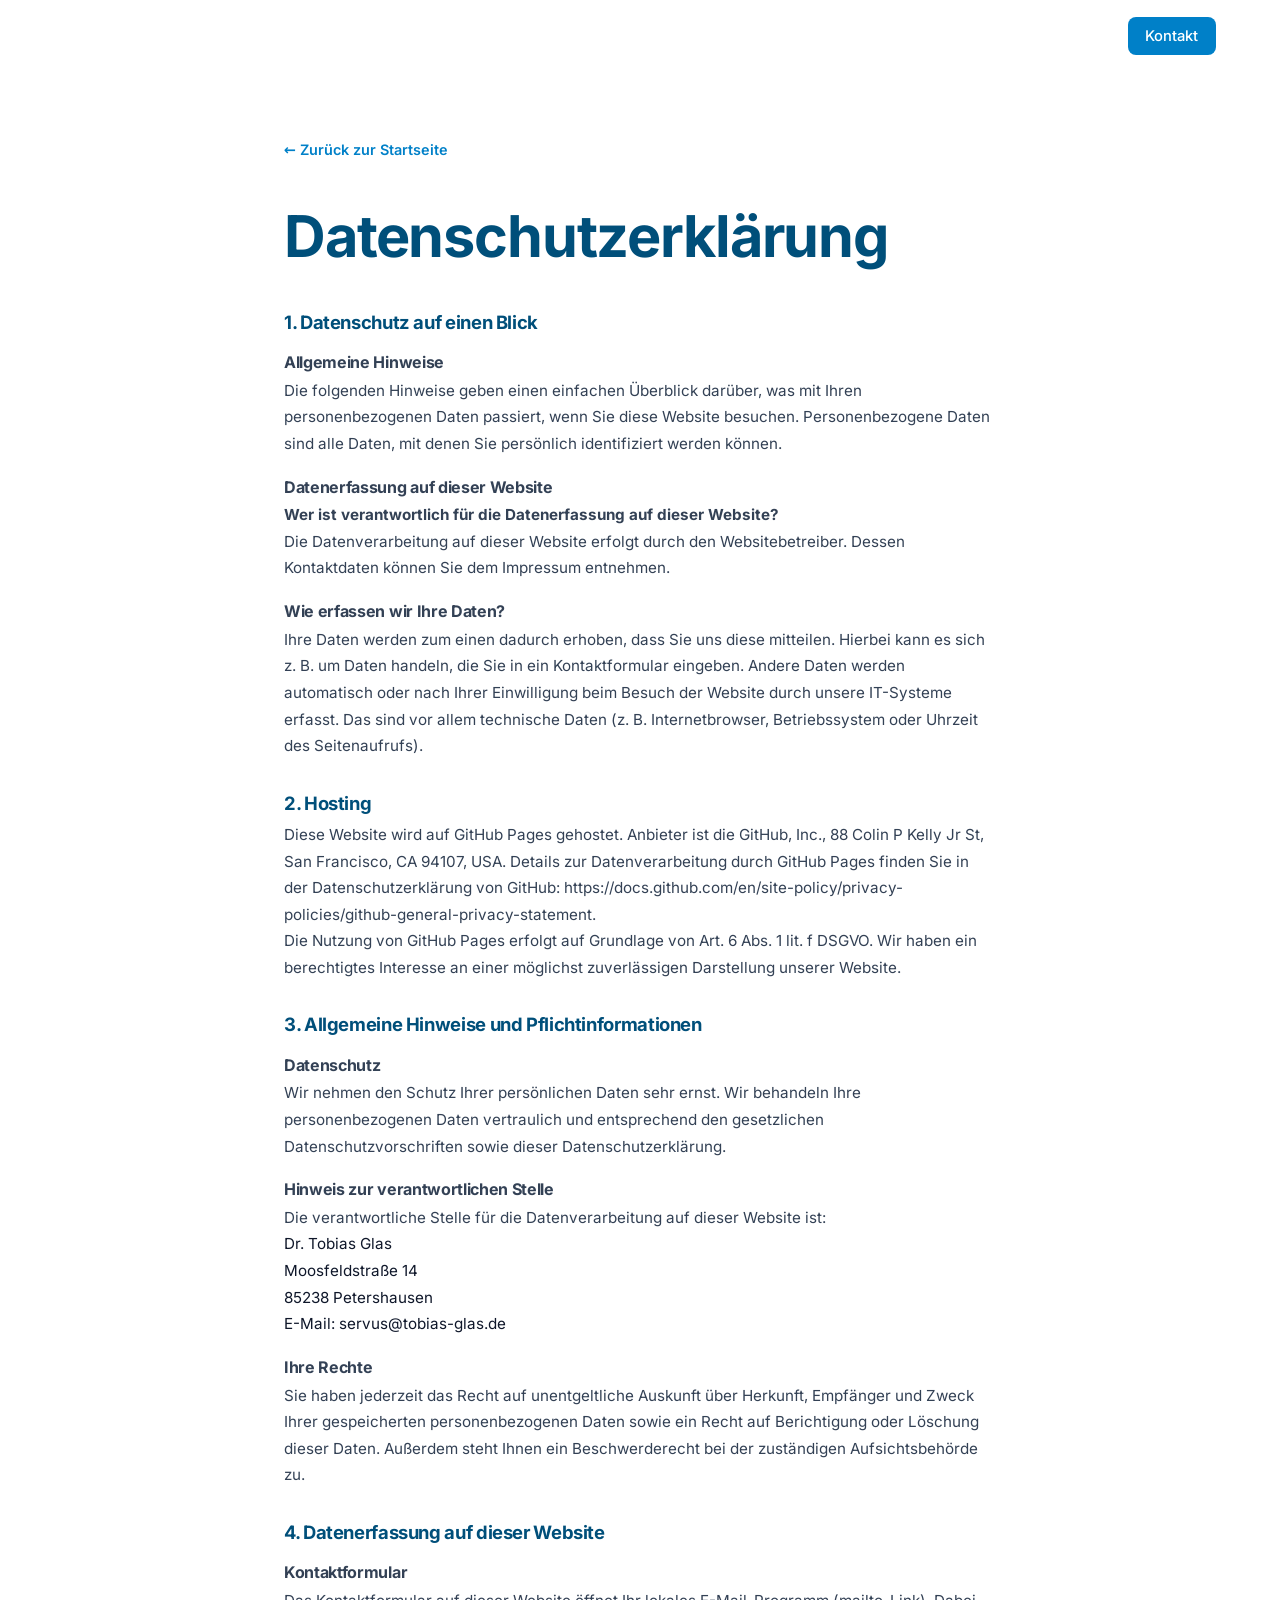
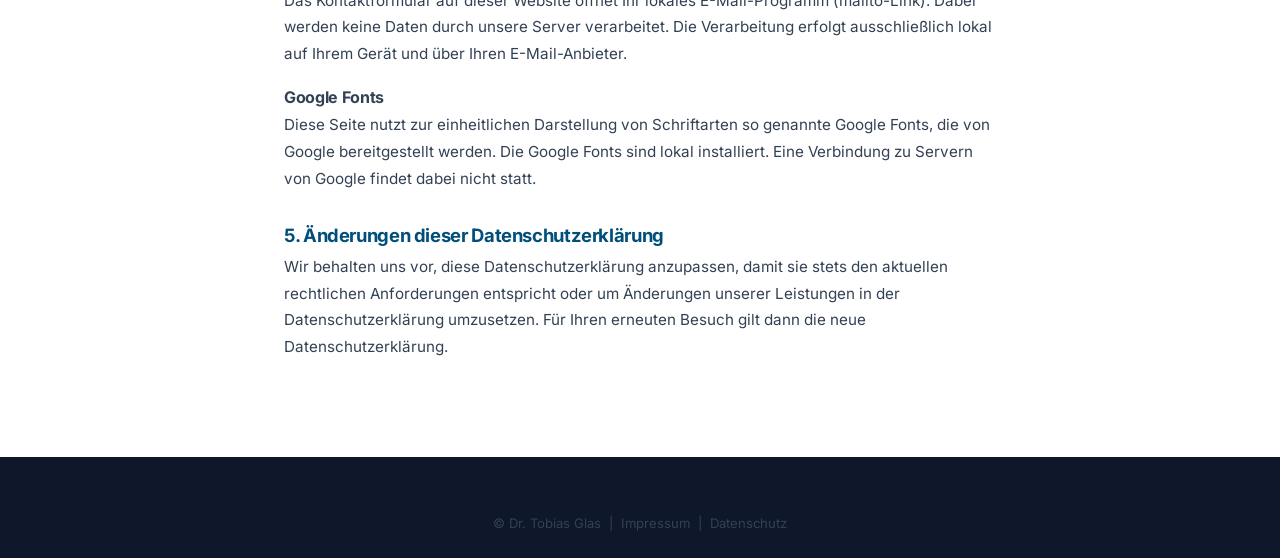
<file: datenschutz.html>
<!DOCTYPE html>
<html lang="de">
<head>
  <meta charset="UTF-8" />
  <meta name="viewport" content="width=device-width, initial-scale=1.0" />
  <title>Datenschutz – Dr. Tobias Glas</title>
  <link rel="stylesheet" href="css/style.css" />
  <style>
    .legal-page { padding: calc(var(--nav-h) + 4rem) 0 6rem; min-height: 100dvh; }
    .legal-page h1 { color: var(--blue-dark); margin-bottom: 2.5rem; }
    .legal-page h2 { font-size: 1.15rem; color: var(--blue-dark); margin: 2rem 0 0.5rem; }
    .legal-page h3 { font-size: 1rem; color: var(--gray-700); margin: 1.25rem 0 0.35rem; }
    .legal-page p, .legal-page address, .legal-page li { font-size: 0.95rem; line-height: 1.75; }
    .legal-page ul { padding-left: 1.5rem; margin: 0.5rem 0; }
    .legal-back { display: inline-flex; align-items: center; gap: 0.4rem; font-size: 0.9rem; font-weight: 600; color: var(--blue-accent); margin-bottom: 2.5rem; }
    .legal-back:hover { gap: 0.7rem; }
  </style>
</head>
<body>

  <header id="header" class="scrolled">
    <nav class="nav-container">
      <a href="index.html" class="nav-logo">Dr. Tobias Glas</a>
      <ul class="nav-links" id="navLinks">
        <li><a href="index.html#ueber-mich">Über mich</a></li>
        <li><a href="index.html#themen">Meine Themen</a></li>
        <li><a href="index.html#werdegang">Werdegang</a></li>
        <li><a href="neuigkeiten.html">Aktuelles</a></li>
        <li><a href="index.html#kontakt" class="nav-cta">Kontakt</a></li>
      </ul>
    </nav>
  </header>

  <main class="legal-page">
    <div class="container" style="max-width: 760px;">
      <a href="index.html" class="legal-back">&larr; Zurück zur Startseite</a>
      <h1>Datenschutzerklärung</h1>

      <h2>1. Datenschutz auf einen Blick</h2>
      <h3>Allgemeine Hinweise</h3>
      <p>Die folgenden Hinweise geben einen einfachen Überblick darüber, was mit Ihren personenbezogenen Daten passiert, wenn Sie diese Website besuchen. Personenbezogene Daten sind alle Daten, mit denen Sie persönlich identifiziert werden können.</p>

      <h3>Datenerfassung auf dieser Website</h3>
      <p><strong>Wer ist verantwortlich für die Datenerfassung auf dieser Website?</strong><br />
      Die Datenverarbeitung auf dieser Website erfolgt durch den Websitebetreiber. Dessen Kontaktdaten können Sie dem <a href="impressum.html">Impressum</a> entnehmen.</p>

      <h3>Wie erfassen wir Ihre Daten?</h3>
      <p>Ihre Daten werden zum einen dadurch erhoben, dass Sie uns diese mitteilen. Hierbei kann es sich z. B. um Daten handeln, die Sie in ein Kontaktformular eingeben. Andere Daten werden automatisch oder nach Ihrer Einwilligung beim Besuch der Website durch unsere IT-Systeme erfasst. Das sind vor allem technische Daten (z. B. Internetbrowser, Betriebssystem oder Uhrzeit des Seitenaufrufs).</p>

      <h2>2. Hosting</h2>
      <p>Diese Website wird auf GitHub Pages gehostet. Anbieter ist die GitHub, Inc., 88 Colin P Kelly Jr St, San Francisco, CA 94107, USA. Details zur Datenverarbeitung durch GitHub Pages finden Sie in der Datenschutzerklärung von GitHub: <a href="https://docs.github.com/en/site-policy/privacy-policies/github-general-privacy-statement" target="_blank" rel="noopener">https://docs.github.com/en/site-policy/privacy-policies/github-general-privacy-statement</a>.</p>
      <p>Die Nutzung von GitHub Pages erfolgt auf Grundlage von Art. 6 Abs. 1 lit. f DSGVO. Wir haben ein berechtigtes Interesse an einer möglichst zuverlässigen Darstellung unserer Website.</p>

      <h2>3. Allgemeine Hinweise und Pflichtinformationen</h2>
      <h3>Datenschutz</h3>
      <p>Wir nehmen den Schutz Ihrer persönlichen Daten sehr ernst. Wir behandeln Ihre personenbezogenen Daten vertraulich und entsprechend den gesetzlichen Datenschutzvorschriften sowie dieser Datenschutzerklärung.</p>

      <h3>Hinweis zur verantwortlichen Stelle</h3>
      <p>Die verantwortliche Stelle für die Datenverarbeitung auf dieser Website ist:</p>
      <address>Dr. Tobias Glas<br />Moosfeldstraße 14<br />85238 Petershausen<br />E-Mail: <a href="mailto:servus@tobias-glas.de">servus@tobias-glas.de</a></address>

      <h3>Ihre Rechte</h3>
      <p>Sie haben jederzeit das Recht auf unentgeltliche Auskunft über Herkunft, Empfänger und Zweck Ihrer gespeicherten personenbezogenen Daten sowie ein Recht auf Berichtigung oder Löschung dieser Daten. Außerdem steht Ihnen ein Beschwerderecht bei der zuständigen Aufsichtsbehörde zu.</p>

      <h2>4. Datenerfassung auf dieser Website</h2>
      <h3>Kontaktformular</h3>
      <p>Das Kontaktformular auf dieser Website öffnet Ihr lokales E-Mail-Programm (mailto-Link). Dabei werden keine Daten durch unsere Server verarbeitet. Die Verarbeitung erfolgt ausschließlich lokal auf Ihrem Gerät und über Ihren E-Mail-Anbieter.</p>

      <h3>Google Fonts</h3>
      <p>Diese Seite nutzt zur einheitlichen Darstellung von Schriftarten so genannte Google Fonts, die von Google bereitgestellt werden. Die Google Fonts sind lokal installiert. Eine Verbindung zu Servern von Google findet dabei nicht statt.</p>

      <h2>5. Änderungen dieser Datenschutzerklärung</h2>
      <p>Wir behalten uns vor, diese Datenschutzerklärung anzupassen, damit sie stets den aktuellen rechtlichen Anforderungen entspricht oder um Änderungen unserer Leistungen in der Datenschutzerklärung umzusetzen. Für Ihren erneuten Besuch gilt dann die neue Datenschutzerklärung.</p>
    </div>
  </main>

  <footer class="footer">
    <div class="container">
      <div class="footer-bottom">
        <p>&copy; <span id="currentYear"></span> Dr. Tobias Glas &nbsp;|&nbsp; <a href="impressum.html">Impressum</a> &nbsp;|&nbsp; <a href="datenschutz.html">Datenschutz</a></p>
      </div>
    </div>
  </footer>

  <script src="js/main.js"></script>
</body>
</html>
</file>
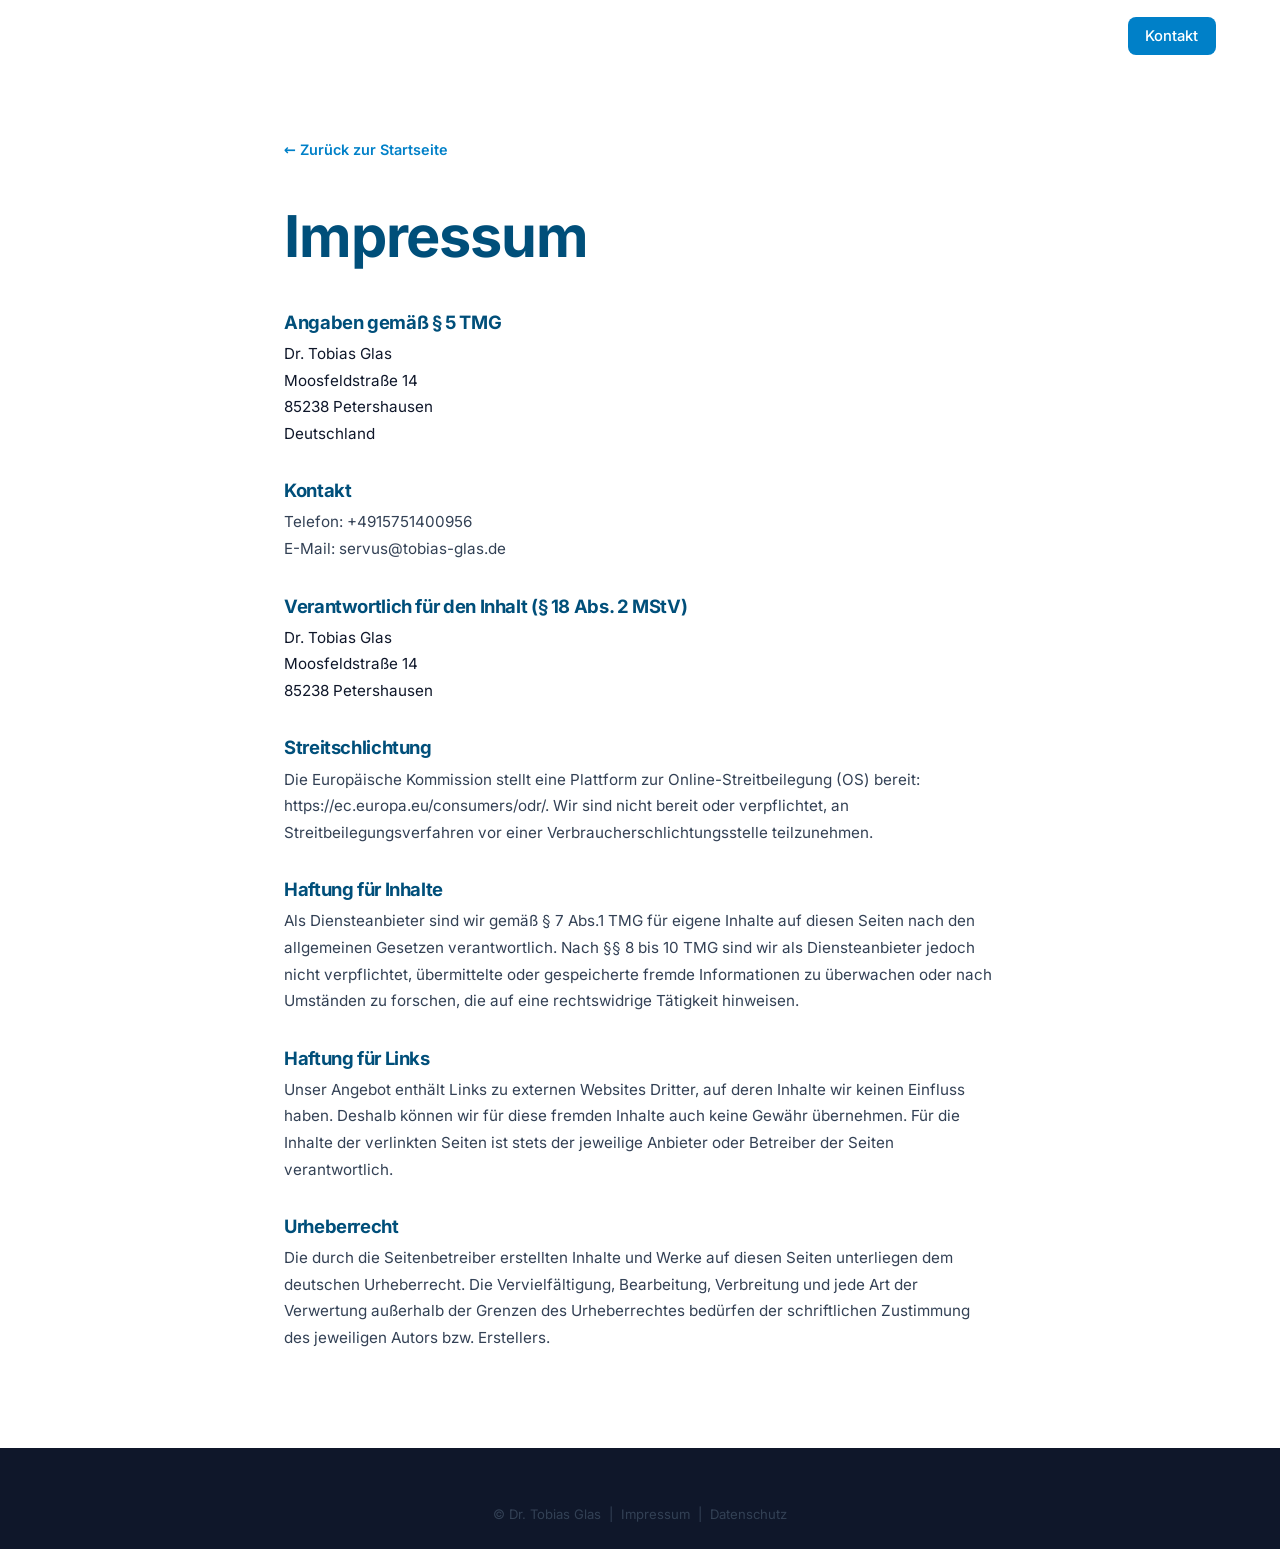
<file: impressum.html>
<!DOCTYPE html>
<html lang="de">
<head>
  <meta charset="UTF-8" />
  <meta name="viewport" content="width=device-width, initial-scale=1.0" />
  <title>Impressum – Dr. Tobias Glas</title>
  <link rel="stylesheet" href="css/style.css" />
  <style>
    .legal-page { padding: calc(var(--nav-h) + 4rem) 0 6rem; min-height: 100dvh; }
    .legal-page h1 { color: var(--blue-dark); margin-bottom: 2.5rem; }
    .legal-page h2 { font-size: 1.15rem; color: var(--blue-dark); margin: 2rem 0 0.5rem; }
    .legal-page p, .legal-page address { font-size: 0.95rem; line-height: 1.75; }
    .legal-back { display: inline-flex; align-items: center; gap: 0.4rem; font-size: 0.9rem; font-weight: 600; color: var(--blue-accent); margin-bottom: 2.5rem; }
    .legal-back:hover { gap: 0.7rem; }
  </style>
</head>
<body>

  <header id="header" class="scrolled">
    <nav class="nav-container">
      <a href="index.html" class="nav-logo">Dr. Tobias Glas</a>
      <ul class="nav-links" id="navLinks">
        <li><a href="index.html#ueber-mich">Über mich</a></li>
        <li><a href="index.html#themen">Meine Themen</a></li>
        <li><a href="index.html#werdegang">Werdegang</a></li>
        <li><a href="neuigkeiten.html">Aktuelles</a></li>
        <li><a href="index.html#kontakt" class="nav-cta">Kontakt</a></li>
      </ul>
    </nav>
  </header>

  <main class="legal-page">
    <div class="container" style="max-width: 760px;">
      <a href="index.html" class="legal-back">&larr; Zurück zur Startseite</a>
      <h1>Impressum</h1>

      <h2>Angaben gemäß § 5 TMG</h2>
      <address>
        Dr. Tobias Glas<br />
        Moosfeldstraße 14<br />
        85238 Petershausen<br />
        Deutschland
      </address>

      <h2>Kontakt</h2>
      <p>
        Telefon: +4915751400956<br />
        E-Mail: <a href="mailto:servus@tobias-glas.de">servus@tobias-glas.de</a>
      </p>

      <h2>Verantwortlich für den Inhalt (§ 18 Abs. 2 MStV)</h2>
      <address>
        Dr. Tobias Glas<br />
        Moosfeldstraße 14<br />
        85238 Petershausen
      </address>

      <h2>Streitschlichtung</h2>
      <p>Die Europäische Kommission stellt eine Plattform zur Online-Streitbeilegung (OS) bereit: <a href="https://ec.europa.eu/consumers/odr/" target="_blank" rel="noopener">https://ec.europa.eu/consumers/odr/</a>. Wir sind nicht bereit oder verpflichtet, an Streitbeilegungsverfahren vor einer Verbraucherschlichtungsstelle teilzunehmen.</p>

      <h2>Haftung für Inhalte</h2>
      <p>Als Diensteanbieter sind wir gemäß § 7 Abs.1 TMG für eigene Inhalte auf diesen Seiten nach den allgemeinen Gesetzen verantwortlich. Nach §§ 8 bis 10 TMG sind wir als Diensteanbieter jedoch nicht verpflichtet, übermittelte oder gespeicherte fremde Informationen zu überwachen oder nach Umständen zu forschen, die auf eine rechtswidrige Tätigkeit hinweisen.</p>

      <h2>Haftung für Links</h2>
      <p>Unser Angebot enthält Links zu externen Websites Dritter, auf deren Inhalte wir keinen Einfluss haben. Deshalb können wir für diese fremden Inhalte auch keine Gewähr übernehmen. Für die Inhalte der verlinkten Seiten ist stets der jeweilige Anbieter oder Betreiber der Seiten verantwortlich.</p>

      <h2>Urheberrecht</h2>
      <p>Die durch die Seitenbetreiber erstellten Inhalte und Werke auf diesen Seiten unterliegen dem deutschen Urheberrecht. Die Vervielfältigung, Bearbeitung, Verbreitung und jede Art der Verwertung außerhalb der Grenzen des Urheberrechtes bedürfen der schriftlichen Zustimmung des jeweiligen Autors bzw. Erstellers.</p>
    </div>
  </main>

  <footer class="footer">
    <div class="container">
      <div class="footer-bottom">
        <p>&copy; <span id="currentYear"></span> Dr. Tobias Glas &nbsp;|&nbsp; <a href="impressum.html">Impressum</a> &nbsp;|&nbsp; <a href="datenschutz.html">Datenschutz</a></p>
      </div>
    </div>
  </footer>

  <script src="js/main.js"></script>
</body>
</html>
</file>
<file: css/style.css>
/* =============================================
   DR. TOBIAS GLAS – POLITISCHE WEBSITE
   ============================================= */

/* ---------- FONTS ---------- */
@font-face { font-display: swap; font-family: 'Inter'; font-style: normal; font-weight: 100; src: url('../fonts/inter-v20-latin-100.woff2') format('woff2'); }
@font-face { font-display: swap; font-family: 'Inter'; font-style: normal; font-weight: 200; src: url('../fonts/inter-v20-latin-200.woff2') format('woff2'); }
@font-face { font-display: swap; font-family: 'Inter'; font-style: normal; font-weight: 300; src: url('../fonts/inter-v20-latin-300.woff2') format('woff2'); }
@font-face { font-display: swap; font-family: 'Inter'; font-style: normal; font-weight: 400; src: url('../fonts/inter-v20-latin-regular.woff2') format('woff2'); }
@font-face { font-display: swap; font-family: 'Inter'; font-style: normal; font-weight: 500; src: url('../fonts/inter-v20-latin-500.woff2') format('woff2'); }
@font-face { font-display: swap; font-family: 'Inter'; font-style: normal; font-weight: 600; src: url('../fonts/inter-v20-latin-600.woff2') format('woff2'); }
@font-face { font-display: swap; font-family: 'Inter'; font-style: normal; font-weight: 700; src: url('../fonts/inter-v20-latin-700.woff2') format('woff2'); }
@font-face { font-display: swap; font-family: 'Inter'; font-style: normal; font-weight: 800; src: url('../fonts/inter-v20-latin-800.woff2') format('woff2'); }
@font-face { font-display: swap; font-family: 'Inter'; font-style: normal; font-weight: 900; src: url('../fonts/inter-v20-latin-900.woff2') format('woff2'); }

/* ---------- RESET & VARIABLES ---------- */
*, *::before, *::after {
  box-sizing: border-box;
  margin: 0;
  padding: 0;
}

:root {
  --blue-dark:    #004f7a;
  --blue-mid:     #006ba0;
  --blue-accent:  #0080c8;
  --blue-light:   #d0eaf6;
  --csu-green:    #a2c516;
  --gold:         #c9a84c;
  --white:        #ffffff;
  --gray-50:      #f8fafc;
  --gray-100:     #f1f5f9;
  --gray-300:     #cbd5e1;
  --gray-500:     #64748b;
  --gray-700:     #334155;
  --gray-900:     #0f172a;

  --font: 'Inter', system-ui, -apple-system, sans-serif;
  --nav-h: 72px;
  --max-w: 1200px;
  --radius: 8px;
  --radius-lg: 16px;
  --shadow: 0 4px 24px rgba(0,79,122,0.10);
  --shadow-lg: 0 12px 48px rgba(0,79,122,0.18);
  --transition: 0.25s ease;
}

html {
  scroll-behavior: smooth;
  font-size: 16px;
}

body {
  font-family: var(--font);
  color: var(--gray-900);
  background: var(--white);
  line-height: 1.65;
  -webkit-font-smoothing: antialiased;
}

img { display: block; max-width: 100%; }
address { font-style: normal; }
a { color: inherit; text-decoration: none; }

/* ---------- TYPOGRAPHY ---------- */
h1, h2, h3 { line-height: 1.2; font-weight: 700; letter-spacing: -0.02em; }
h1 { font-size: clamp(2.2rem, 5vw, 3.6rem); }
h2 { font-size: clamp(1.8rem, 3.5vw, 2.6rem); }
h3 { font-size: 1.15rem; }
p { color: var(--gray-700); }

.lead {
  font-size: 1.15rem;
  font-weight: 500;
  color: var(--gray-900);
  line-height: 1.55;
  margin-bottom: 1.2rem;
}

/* ---------- LAYOUT HELPERS ---------- */
.container {
  max-width: var(--max-w);
  margin: 0 auto;
  padding: 0 1.5rem;
}

.section { padding: 6rem 0; }
.section-white { background: var(--white); }
.section-light { background: var(--gray-50); }
.section-dark  { background: var(--blue-dark); color: var(--white); }

.section-header {
  text-align: center;
  margin-bottom: 4rem;
}
.section-header-light .section-title { color: var(--white); }
.section-header-light .section-intro { color: rgba(255,255,255,0.75); margin-top: 1rem; font-size: 1.05rem; }

.section-label {
  display: inline-block;
  font-size: 0.8rem;
  font-weight: 600;
  letter-spacing: 0.12em;
  text-transform: uppercase;
  color: var(--blue-accent);
  margin-bottom: 0.6rem;
}
.section-dark .section-label { color: var(--gold); }

.section-title { color: var(--blue-dark); }

/* ---------- BUTTONS ---------- */
.btn {
  display: inline-flex;
  align-items: center;
  gap: 0.4rem;
  padding: 0.8rem 1.8rem;
  border-radius: var(--radius);
  font-size: 0.95rem;
  font-weight: 600;
  cursor: pointer;
  transition: all var(--transition);
  border: 2px solid transparent;
  white-space: nowrap;
}

.btn-primary {
  background: var(--blue-accent);
  color: var(--white);
  border-color: var(--blue-accent);
}
.btn-primary:hover {
  background: var(--blue-mid);
  border-color: var(--blue-mid);
  transform: translateY(-2px);
  box-shadow: 0 6px 20px rgba(0,128,200,0.35);
}

.btn-outline {
  background: transparent;
  color: var(--white);
  border-color: rgba(255,255,255,0.6);
}
.btn-outline:hover {
  background: rgba(255,255,255,0.12);
  border-color: var(--white);
}

/* ---------- NAVIGATION ---------- */
#header {
  position: fixed;
  top: 0;
  left: 0;
  right: 0;
  z-index: 100;
  height: var(--nav-h);
  background: transparent;
  transition: background var(--transition), box-shadow var(--transition);
}

#header.scrolled {
  background: var(--blue-dark);
  box-shadow: 0 2px 20px rgba(0,79,122,0.25);
}

.nav-container {
  max-width: var(--max-w);
  margin: 0 auto;
  padding: 0 1.5rem;
  height: 100%;
  display: flex;
  align-items: center;
  justify-content: space-between;
  gap: 2rem;
}

.nav-logo {
  font-size: 1.05rem;
  font-weight: 700;
  color: var(--white);
  letter-spacing: -0.01em;
  flex-shrink: 0;
}

.nav-links {
  display: flex;
  align-items: center;
  gap: 0.25rem;
  list-style: none;
}

.nav-links a {
  display: block;
  padding: 0.45rem 0.85rem;
  font-size: 0.92rem;
  font-weight: 500;
  color: rgba(255,255,255,0.85);
  border-radius: var(--radius);
  transition: all var(--transition);
}
.nav-links a:hover,
.nav-links a.active { color: var(--white); background: rgba(255,255,255,0.1); }

.nav-cta {
  background: var(--blue-accent) !important;
  color: var(--white) !important;
  padding: 0.45rem 1.1rem !important;
}
.nav-cta:hover { background: #005a8e !important; }

.nav-toggle {
  display: none;
  flex-direction: column;
  justify-content: center;
  gap: 5px;
  width: 36px;
  height: 36px;
  background: none;
  border: none;
  cursor: pointer;
  padding: 4px;
}
.nav-toggle span {
  display: block;
  height: 2px;
  background: var(--white);
  border-radius: 2px;
  transition: all var(--transition);
}

/* ---------- HERO ---------- */
#heroCanvas {
  position: absolute;
  inset: 0;
  width: 100%;
  height: 100%;
  pointer-events: none;
  z-index: 0;
}

#hero { position: relative; }

.hero-image-wrapper {
  display: flex;
  justify-content: flex-start;
  order: 1;
  position: relative;
  z-index: 1;
}

.hero-photo {
  width: 100%;
  max-width: 440px;
  aspect-ratio: 3/4;
  object-fit: cover;
  border-radius: var(--radius-lg);
  box-shadow: var(--shadow-lg);
}

.hero-photo-placeholder {
  display: none;
  width: 100%;
  max-width: 440px;
  aspect-ratio: 3/4;
  background: rgba(255,255,255,0.08);
  border: 2px dashed rgba(255,255,255,0.25);
  border-radius: var(--radius-lg);
  align-items: center;
  justify-content: center;
  color: rgba(255,255,255,0.45);
  font-size: 0.9rem;
}

.hero-content { order: 2; }

.hero-content { order: 2; position: relative; z-index: 1; }

.hero-eyebrow {
  font-size: 0.8rem;
  font-weight: 600;
  letter-spacing: 0.14em;
  text-transform: uppercase;
  color: var(--gold);
  margin-bottom: 0.75rem;
}

.hero-name {
  color: var(--white);
  margin-bottom: 1rem;
}

.hero-tagline {
  font-size: 1.2rem;
  font-weight: 400;
  color: rgba(255,255,255,0.8);
  margin-bottom: 0.5rem;
}

.hero-subtitle {
  font-size: 0.95rem;
  color: rgba(255,255,255,0.5);
  margin-bottom: 2.5rem;
}

.hero-actions {
  display: flex;
  gap: 1rem;
  flex-wrap: wrap;
}

.hero-contact-link {
  display: inline-block;
  margin-top: 0.75rem;
  font-size: 0.9rem;
  color: rgba(255,255,255,0.6);
  transition: color var(--transition);
}
.hero-contact-link:hover { color: var(--white); }

/* The section#hero IS the hero — override the .hero grid defaults */
#hero {
  background: linear-gradient(135deg, #001e3a 0%, #002d5a 50%, #003d6b 100%);
  display: grid;
  grid-template-columns: 1fr 1fr;
  align-items: center;
  gap: 4rem;
  min-height: 100dvh;
  padding: calc(var(--nav-h) + 3rem) max(1.5rem, calc((100% - var(--max-w)) / 2 + 1.5rem)) 4rem;
}

/* ---------- INNER PAGE HERO ---------- */
.page-hero {
  background: linear-gradient(135deg, #001e3a 0%, #002d5a 50%, #003d6b 100%);
  padding: calc(var(--nav-h) + 4rem) 0 4rem;
  text-align: center;
  color: var(--white);
}
.page-hero-label {
  font-size: 0.8rem;
  font-weight: 600;
  letter-spacing: 0.14em;
  text-transform: uppercase;
  color: var(--gold);
  margin-bottom: 0.75rem;
}
.page-hero h1 { color: var(--white); margin-bottom: 1rem; }
.page-hero p  { color: rgba(255,255,255,0.7); font-size: 1.05rem; max-width: 620px; margin: 0 auto; }

/* ---------- ABOUT ---------- */
.about-grid {
  display: grid;
  grid-template-columns: 1fr 1fr;
  gap: 4rem;
  align-items: start;
}

.about-text p { margin-bottom: 1rem; }

.about-cards {
  display: flex;
  flex-direction: column;
  gap: 1.25rem;
}

.about-card {
  background: var(--gray-50);
  border: 1px solid var(--gray-100);
  border-radius: var(--radius);
  padding: 1.4rem;
  display: flex;
  gap: 1rem;
  align-items: flex-start;
  transition: box-shadow var(--transition);
}
.about-card:hover { box-shadow: var(--shadow); }

.about-card-icon { font-size: 1.6rem; flex-shrink: 0; line-height: 1; }
.about-card h3 { font-size: 1rem; margin-bottom: 0.25rem; color: var(--blue-dark); }
.about-card p { font-size: 0.9rem; color: var(--gray-500); }

/* ---------- TOPICS ---------- */
.topics-grid {
  display: grid;
  grid-template-columns: repeat(3, 1fr);
  gap: 1.5rem;
}

.topic-card {
  background: var(--white);
  border: 1px solid var(--gray-100);
  border-radius: var(--radius-lg);
  padding: 2rem 1.5rem;
  transition: all var(--transition);
  position: relative;
  overflow: hidden;
}
.topic-card::before {
  content: '';
  position: absolute;
  top: 0; left: 0; right: 0;
  height: 3px;
  background: var(--blue-accent);
  transform: scaleX(0);
  transition: transform var(--transition);
}
.topic-card:hover { box-shadow: var(--shadow); transform: translateY(-4px); }
.topic-card:hover::before { transform: scaleX(1); }

.topic-icon { font-size: 2rem; margin-bottom: 1rem; }
.topic-card h3 { color: var(--blue-dark); margin-bottom: 0.75rem; }
.topic-card p { font-size: 0.9rem; line-height: 1.65; }

/* ---------- QUOTE ---------- */
.section-quote {
  background: var(--blue-accent);
  padding: 5rem 1.5rem;
}

blockquote {
  max-width: 860px;
  margin: 0 auto;
  text-align: center;
}

blockquote p {
  font-size: clamp(1.2rem, 2.5vw, 1.7rem);
  font-weight: 600;
  color: var(--white);
  line-height: 1.45;
  margin-bottom: 1.5rem;
}

blockquote cite {
  font-size: 0.95rem;
  color: rgba(255,255,255,0.7);
  font-style: normal;
  font-weight: 500;
  letter-spacing: 0.04em;
}

/* ---------- TIMELINE ---------- */
.timeline {
  position: relative;
  max-width: 760px;
  margin: 0 auto;
}

.timeline::before {
  content: '';
  position: absolute;
  left: 92px;
  top: 0; bottom: 0;
  width: 2px;
  background: var(--blue-light);
}

.timeline-item {
  display: grid;
  grid-template-columns: 104px 1fr;
  gap: 2rem;
  padding-bottom: 2.5rem;
  position: relative;
}

.timeline-item::after {
  content: '';
  position: absolute;
  left: 86px;
  top: 6px;
  width: 14px;
  height: 14px;
  background: var(--blue-accent);
  border: 3px solid var(--white);
  border-radius: 50%;
  box-shadow: 0 0 0 3px var(--blue-light);
}

.timeline-year {
  font-size: 0.85rem;
  font-weight: 700;
  color: var(--blue-accent);
  text-align: right;
  padding-top: 0.2rem;
  padding-right: 1.5rem;
  letter-spacing: 0.02em;
}

.timeline-content { padding-top: 0; }
.timeline-content h3 { color: var(--blue-dark); margin-bottom: 0.35rem; font-size: 1.05rem; }
.timeline-content p { font-size: 0.9rem; }

/* ---------- NEWS ---------- */
.news-grid {
  display: grid;
  grid-template-columns: repeat(3, 1fr);
  gap: 1.5rem;
}

.news-card {
  background: var(--white);
  border-radius: var(--radius-lg);
  overflow: hidden;
  box-shadow: var(--shadow);
  transition: transform var(--transition), box-shadow var(--transition);
  display: flex;
  flex-direction: column;
}
.news-card:hover { transform: translateY(-5px); box-shadow: var(--shadow-lg); }

.news-image-wrapper {
  position: relative;
  aspect-ratio: 16/9;
  background: var(--gray-100);
  overflow: hidden;
}
.news-image-wrapper img {
  width: 100%;
  height: 100%;
  object-fit: cover;
}
.news-image-placeholder {
  display: none;
  position: absolute;
  inset: 0;
  align-items: center;
  justify-content: center;
  background: var(--gray-100);
  color: var(--gray-500);
  font-size: 0.85rem;
}

.news-content { padding: 1.5rem; flex: 1; display: flex; flex-direction: column; }
.news-date { font-size: 0.78rem; font-weight: 600; color: var(--blue-accent); letter-spacing: 0.06em; margin-bottom: 0.5rem; }
.news-title { font-size: 1rem; color: var(--blue-dark); margin-bottom: 0.6rem; flex: 1; }
.news-excerpt { font-size: 0.88rem; color: var(--gray-500); line-height: 1.6; margin-bottom: 1rem; }
.news-link { font-size: 0.88rem; font-weight: 600; color: var(--blue-accent); transition: gap var(--transition); display: inline-flex; align-items: center; gap: 0.25rem; }
.news-link:hover { gap: 0.5rem; }

/* ---------- CONTACT ---------- */
.contact-grid {
  display: grid;
  grid-template-columns: 1fr 2fr;
  gap: 4rem;
  align-items: start;
}

.contact-info { display: flex; flex-direction: column; gap: 1.75rem; }

.contact-item {
  display: flex;
  gap: 1rem;
  align-items: flex-start;
}
.contact-icon { font-size: 1.4rem; flex-shrink: 0; }
.contact-label { font-size: 0.75rem; font-weight: 600; letter-spacing: 0.1em; text-transform: uppercase; color: rgba(255,255,255,0.5); margin-bottom: 0.15rem; }
.contact-item a, .contact-item address { color: var(--white); font-size: 0.95rem; line-height: 1.6; }
.contact-item a:hover { color: var(--gold); }

.social-links { display: flex; gap: 0.75rem; margin-top: 0.5rem; }
.social-link {
  display: flex;
  align-items: center;
  justify-content: center;
  width: 40px;
  height: 40px;
  border-radius: 50%;
  background: rgba(255,255,255,0.1);
  color: rgba(255,255,255,0.75);
  transition: all var(--transition);
}
.social-link svg { width: 18px; height: 18px; }
.social-link:hover { background: var(--blue-accent); color: var(--white); transform: translateY(-2px); }

.social-link--instagram {
  width: 52px;
  height: 52px;
  background: rgba(255,255,255,0.15);
  color: var(--white);
}
.social-link--instagram svg { width: 24px; height: 24px; }

/* Contact CTA */
.contact-cta {
  background: rgba(255,255,255,0.06);
  border: 1px solid rgba(255,255,255,0.12);
  border-radius: var(--radius-lg);
  padding: 2.5rem 2rem;
  display: flex;
  flex-direction: column;
  gap: 1rem;
  justify-content: center;
}
.contact-cta-intro {
  color: rgba(255,255,255,0.75);
  font-size: 1rem;
  line-height: 1.65;
  margin-bottom: 0.5rem;
}
.contact-cta-btn { width: fit-content; }

.form-note {
  font-size: 0.78rem;
  color: rgba(255,255,255,0.4);
  line-height: 1.5;
}
.form-note a { color: rgba(255,255,255,0.6); text-decoration: underline; }
.form-note a:hover { color: var(--white); }

/* ---------- FOOTER ---------- */
.footer {
  background: var(--gray-900);
  color: rgba(255,255,255,0.6);
  padding: 3.5rem 0 1.5rem;
}

.footer-grid {
  display: grid;
  grid-template-columns: 2fr 1fr 1fr;
  gap: 3rem;
  padding-bottom: 3rem;
  border-bottom: 1px solid rgba(255,255,255,0.08);
  margin-bottom: 1.5rem;
}

.footer-name { font-size: 1.1rem; font-weight: 700; color: var(--white); margin-bottom: 0.25rem; }
.footer-tagline { font-size: 0.85rem; }

.footer-links-title { font-size: 0.75rem; font-weight: 700; letter-spacing: 0.1em; text-transform: uppercase; color: rgba(255,255,255,0.4); margin-bottom: 0.85rem; }
.footer-links-group ul { list-style: none; display: flex; flex-direction: column; gap: 0.5rem; }
.footer-links-group a { font-size: 0.9rem; transition: color var(--transition); }
.footer-links-group a:hover { color: var(--white); }

.footer-bottom { text-align: center; font-size: 0.82rem; }

/* ---------- RESPONSIVE ---------- */
@media (max-width: 1024px) {
  .topics-grid { grid-template-columns: repeat(2, 1fr); }
  .about-grid { grid-template-columns: 1fr; gap: 2.5rem; }
  .about-cards { flex-direction: row; flex-wrap: wrap; }
  .about-card { flex: 1 1 260px; }
}

@media (max-width: 768px) {
  .nav-links {
    display: none;
    position: fixed;
    inset: var(--nav-h) 0 0;
    background: var(--blue-dark);
    flex-direction: column;
    align-items: center;
    justify-content: center;
    gap: 0.5rem;
    z-index: 99;
  }
  .nav-links.open { display: flex; }
  .nav-links a { font-size: 1.1rem; padding: 0.7rem 1.5rem; }
  .nav-toggle { display: flex; }

  #hero {
    grid-template-columns: 1fr;
    text-align: center;
    gap: 2rem;
    padding-top: calc(var(--nav-h) + 2rem);
    padding-left: 1.5rem;
    padding-right: 1.5rem;
  }
  .hero-image-wrapper { order: 1; }
  .hero-content { order: 2; }
  .hero-photo, .hero-photo-placeholder { max-width: 280px; }
  .hero-actions { justify-content: center; }

  .topics-grid { grid-template-columns: 1fr; }
  .news-grid { grid-template-columns: 1fr; }
  .contact-grid { grid-template-columns: 1fr; gap: 2.5rem; }
  .form-row { grid-template-columns: 1fr; }
  .footer-grid { grid-template-columns: 1fr; gap: 2rem; }

  .timeline::before { left: 70px; }
  .timeline-item { grid-template-columns: 80px 1fr; }
  .timeline-item::after { left: 64px; }
}

@media (max-width: 480px) {
  .section { padding: 4rem 0; }
  .hero-photo, .hero-photo-placeholder { max-width: 220px; }
  .about-card { flex: 1 1 100%; }
}

/* ---------- MANDATE & FUNKTIONEN ---------- */
.mandates-grid {
  display: grid;
  grid-template-columns: repeat(3, 1fr);
  gap: 1.5rem;
}

.mandate-card {
  background: rgba(0,128,200,0.05);
  border: 1px solid rgba(0,128,200,0.18);
  border-radius: var(--radius-lg);
  padding: 2rem 1.5rem;
  display: flex;
  flex-direction: column;
  gap: 0.5rem;
  position: relative;
  overflow: hidden;
  transition: all var(--transition);
}
.mandate-card::before {
  content: '';
  position: absolute;
  top: 0; left: 0; right: 0;
  height: 3px;
  background: var(--csu-green);
}
.mandate-card:hover {
  box-shadow: var(--shadow);
  transform: translateY(-4px);
}

.mandate-icon {
  font-size: 2rem;
  margin-bottom: 0.5rem;
  line-height: 1;
}
.mandate-title {
  color: var(--blue-dark);
  font-size: 1rem;
  font-weight: 600;
  line-height: 1.4;
  flex: 1;
}
.mandate-since {
  font-size: 0.78rem;
  font-weight: 700;
  color: var(--blue-accent);
  letter-spacing: 0.08em;
  text-transform: uppercase;
  margin-top: 0.75rem;
}

@media (max-width: 1024px) {
  .mandates-grid { grid-template-columns: repeat(2, 1fr); }
}
@media (max-width: 600px) {
  .mandates-grid { grid-template-columns: 1fr; }
}
</file>
